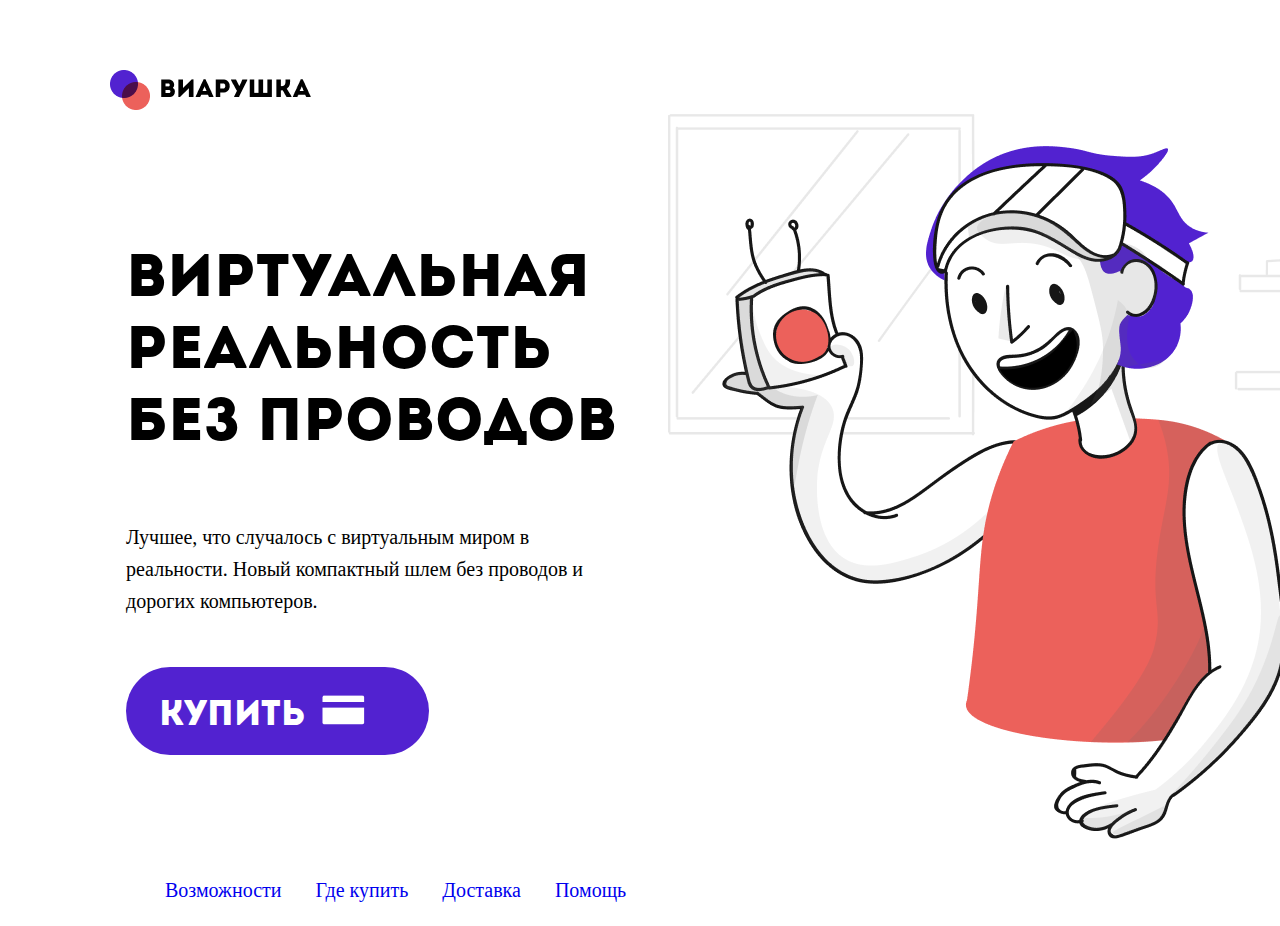
<file: index.html>
<!DOCTYPE html>
<html lang="ru">

<head>
    <meta charset="UTF-8">
    <meta http-equiv="X-UA-Compatible" content="IE=edge">
    <meta name="viewport" content="width=device-width, initial-scale=1.0">
    <title>Виарушка</title>
    <link rel="icon" href="https://cdn-icons-png.flaticon.com/128/6871/6871984.png">
    <link rel="stylesheet" type="text/css" href="assets/styles/normalize.css">
    <link rel="stylesheet" type="text/css" href="assets/styles/style.css">
    <link rel="stylesheet" type="text/css" href="assets/styles/fonts/robotoslab.css">
    <link rel="stylesheet" type="text/css" href="assets/styles/fonts/intro.css">
</head>

<body class="body">
    <div class="all-contant">
        <header class="header">
            <div class="header__logo"> <a href="index.html"><img src="assets/images/logo.png" alt="Логотип"></a> </div>
            <div class="header__button">
                <a class="header__href" href="#">КОРЗИНА<img class="header__icon" src="assets/images/ico.png"
                        alt="Корзина"></a>
            </div>
        </header>

        <main class="main">
            <div class="main__container">
                <div class="main__contant">
                    <h1 class="main__contant-title">Виртуальная реальность без проводов</h1>
                    <p class="main__contant-item">Лучшее, что случалось с виртуальным миром в реальности. Новый
                        компактный шлем без проводов и дорогих компьютеров.</p>
                    <div class="main__contant-button"> <a class="main__contant-href" href="#">КУПИТЬ<img
                                class="main__contant-icon" src="assets/images/ico-card.png" alt="Купить"></a></div>
                </div>
                <div class="main__images"> <img src="assets/images/main-foto.png" alt="Главное фото"></div>
            </div>
        </main>
        <footer>
            <div class="footer">
                <ul class="footer__contant">
                    <li><a class="footer__contant-component1" href="index2.html">Возможности</a></li>
                    <li><a class="footer__contant-component2" href="#">Где купить</a></li>
                    <li><a class="footer__contant-component3" href="#">Доставка</a></li>
                    <li><a class="footer__contant-component4" href="#">Помощь</a></li>
                </ul>
            </div>
        </footer>
    </div>
</body>

</html>
</file>
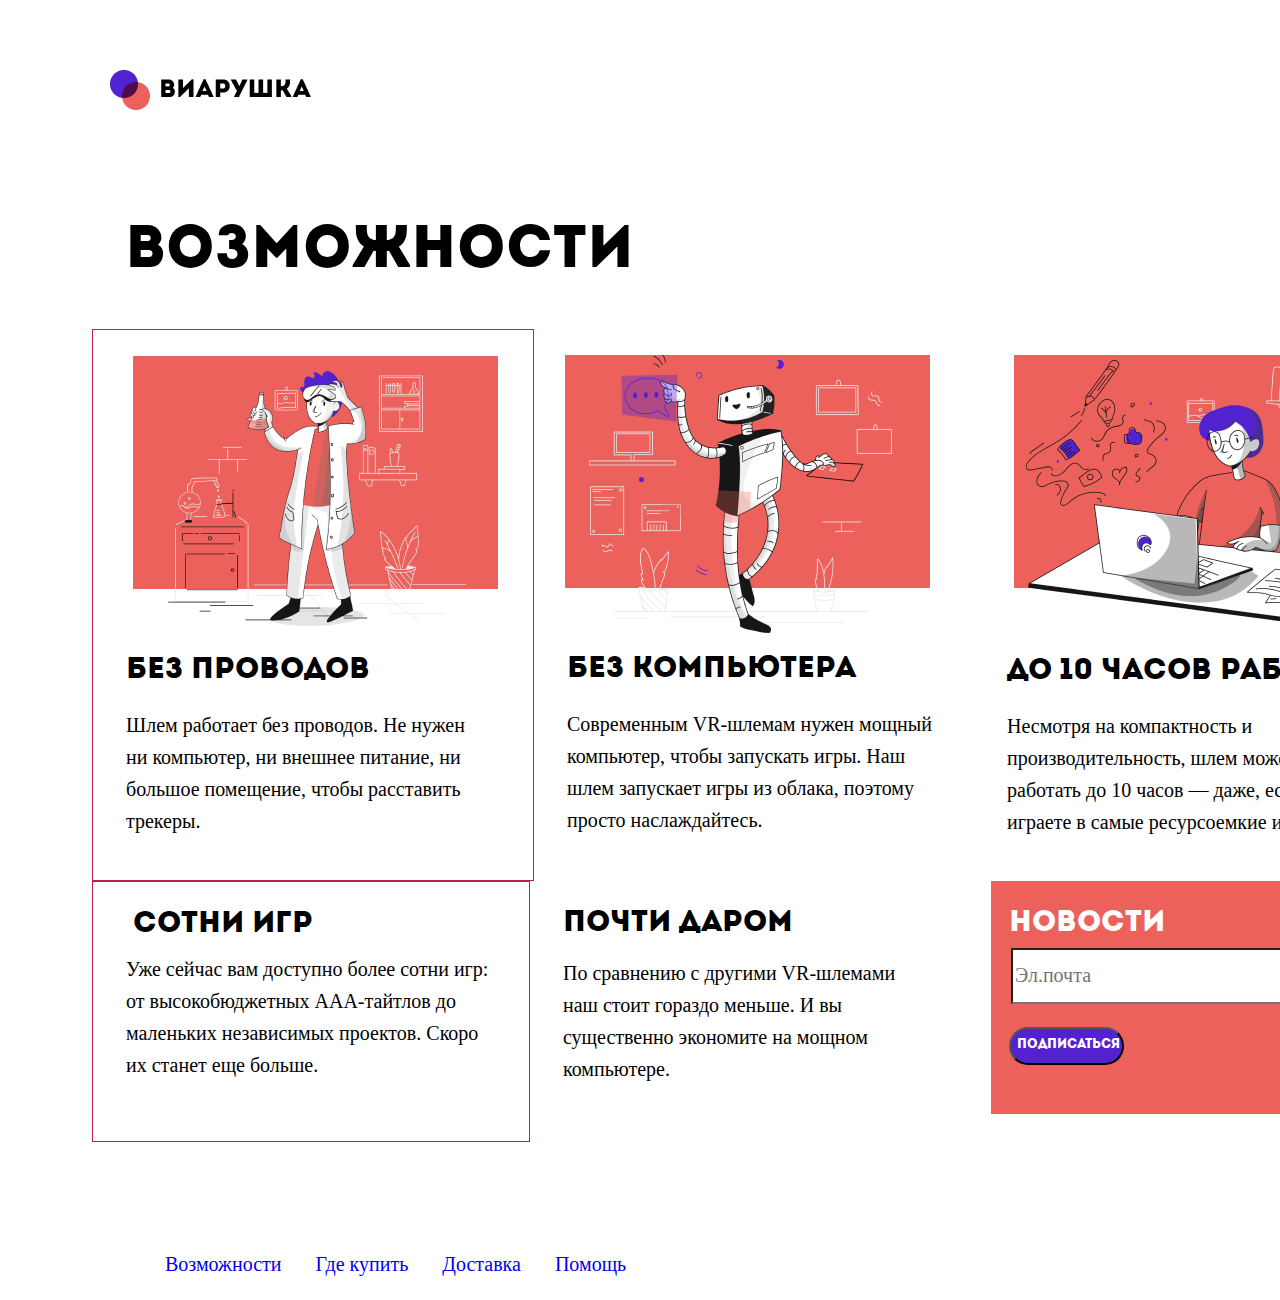
<file: index2.html>
<!DOCTYPE html>
<html lang="ru">

<head>
    <meta charset="UTF-8">
    <meta http-equiv="X-UA-Compatible" content="IE=edge">
    <meta name="viewport" content="width=device-width, initial-scale=1.0">
    <title>Виарушка</title>
    <link rel="icon" href="https://cdn-icons-png.flaticon.com/128/6871/6871984.png">

    <link rel="stylesheet" type="text/css" href="assets/styles/normalize.css">
    <link rel="stylesheet" type="text/css" href="assets/styles/style.css">
    <link rel="stylesheet" type="text/css" href="assets/styles/fonts/robotoslab.css">
    <link rel="stylesheet" type="text/css" href="assets/styles/fonts/intro.css">
</head>

<body class="body">
    <div class="all-contant">
        <header class="header">
            <div class="header__logo"> <a href="index.html"><img src="assets/images/logo.png" alt="Логотип"></a> </div>
            <div class="header__button">
                <a class="header__href" href="#">КОРЗИНА<img class="header__icon" src="assets/images/ico.png"
                        alt="Корзина"></a>
            </div>
        </header>

        <main>
            <h1 class="title">ВОЗМОЖНОСТИ</h1>
            <!--Весь контент-->
            <div class="main_container2">

                <!--Контейнер для 3х верних блоков -->
                <div class="main_component-1">

                    <!--Первый верхний мини-блок-->
                    <div class="mini-container1">
                        <div class="mini-image1"> <img src="assets/images/Illustration_4.png" alt="Ученый"></div>
                        <div class="mini-title1">Без проводов</div>
                        <div class="mini-text1">Шлем работает без проводов. Не нужен ни компьютер, ни внешнее питание,
                            ни большое помещение, чтобы расставить трекеры.</div>
                    </div>
                    <!--Второй верхний мини-блок-->
                    <div class="mini-container2">
                        <div class="mini-image2"> <img src="assets/images/Illustration_2.png" alt="Робот"></div>
                        <div class="mini-title2">Без компьютера</div>
                        <div class="mini-text2">Современным VR-шлемам нужен мощный компьютер, чтобы запускать игры. Наш
                            шлем запускает игры из облака, поэтому просто наслаждайтесь.</div>
                    </div>
                    <!--Третий верхний мини-блок-->
                    <div class="mini-container3">
                        <div class="mini-image3"> <img src="assets/images/Illustration_9.png" alt="Программист"></div>
                        <div class="mini-title3">До 10 часов работы</div>
                        <div class="mini-text3">Несмотря на компактность и производительность, шлем может работать до 10
                            часов — даже, если вы играете в самые ресурсоемкие игры.</div>
                    </div>
                </div>



                <!--Контейнер для 3х нижних блоков -->
                <div class="main_component-2">

                    <!--Четвертый нижний мини-блок-->
                    <div class="mini-container4">
                        <div class="mini-title4">Сотни игр</div>
                        <div class="mini-text4">Уже сейчас вам доступно более сотни игр: от высокобюджетных ААА-тайтлов
                            до маленьких независимых проектов. Скоро их станет еще больше.</div>
                    </div>
                    <!--Пятый нижний мини-блок-->
                    <div class="mini-container5">
                        <div class="mini-title5">Почти даром</div>
                        <div class="mini-text5">По сравнению с другими VR-шлемами наш стоит гораздо меньше. И вы
                            существенно экономите на мощном компьютере.</div>
                    </div>

                    <!--Шестой нижний мини-блок-->
                    <div class="mini-container6">
                        <form class="mini-container6_form">
                            <div class="mini-title6">НОВОСТИ</div>
                            <input type="email" placeholder="Эл.почта" class="email-container">
                            <button type="submit" class="email-container-button">ПОДПИСАТЬСЯ</button>
                        </form>
                    </div>
                </div>

            </div>
    </div>

    </main>
    <footer>
        <div class="footer">
            <ul class="footer__contant">
                <li><a class="footer__contant-component1" href="#">Возможности</a></li>
                <li><a class="footer__contant-component2" href="#">Где купить</a></li>
                <li><a class="footer__contant-component3" href="#">Доставка</a></li>
                <li><a class="footer__contant-component4" href="#">Помощь</a></li>
            </ul>
        </div>
    </footer>
    </div>
</body>

</html>
</file>
<file: assets/styles/style.css>
.header {
    width: 1440px;
    display: inline-flex;
    justify-content: space-between;
    margin-top: 70px;
    padding-left: 110px;
    padding-right: 75px;
}

.header__logo {
    width: 201px;
    height: 40px;
}

.header__button {
    background: #5222D0;
    border-radius: 100px;
    height: 38px;
    width: 115px;
}

.header__href {
    font-family: Intro;
    font-style: normal;
    font-weight: 400;
    font-size: 13px;
    line-height: 13px;
    color: #FFFFFF;
    text-decoration: none;
    padding-bottom: 11px;
    padding-left: 16px;
}

.header__icon {
    padding-left: 5px;

}

.main__container {
    display: inline-flex;
}

.main__images {
    height: 724px;
    width: 1096px;
    left: 657px;
    top: 128.106201171875px;
    border-radius: 0px;
    margin: 0 auto;
}

.main__contant {
    display: flex;
    flex-direction: column;
    padding-left: 126px;
    padding-top: 90px;
}

.main__contant-title {
    height: 216px;
    width: 542px;
    left: 126px;
    top: 206px;
    border-radius: nullpx;
    font-family: Intro;
    font-style: normal;
    font-weight: 400;
    font-size: 60px;
    line-height: 120%;
    color: #000000;
}

.main__contant-item {
    height: 96px;
    width: 487px;
    left: 126px;
    top: 432px;
    border-radius: nullpx;
    font-family: Roboto Slab;
    font-style: normal;
    font-weight: 300;
    font-size: 20px;
    line-height: 160%;
    color: #000000;
}

.main__contant-button {
    background: #5222D0;

    width: 270px;
    border-radius: 100px;
    padding-top: 28px;
    padding-bottom: 21px;
    padding-left: 33px;
    margin-top: 30px;
}

.main__contant-href {
    font-family: Intro;
    font-style: normal;
    font-weight: 400;
    font-size: 35px;
    line-height: 35px;
    color: #FFFFFF;
    text-decoration: none;
}

.main__contant-icon {
    padding-left: 17px;
}

.footer {
    margin-top: 16px;
    margin-left: 125px;
}

.footer__contant {
    display: inline-flex;
    list-style-type: none;
    font-family: Roboto Slab;
    font-style: normal;
    font-weight: 300;
    font-size: 20px;
    line-height: 160%;
    color: #5222D0;
}

.footer__contant-component1,
.footer__contant-component2,
.footer__contant-component3,
.footer__contant-component4 {
    text-decoration: none;
}

.footer__contant-component2,
.footer__contant-component3,
.footer__contant-component4 {
    margin-left: 34px;

}

.footer__contant-component1:hover,
.footer__contant-component2:hover,
.footer__contant-component3:hover,
.footer__contant-component4:hover {
    text-decoration: underline;
}


.title {
    width: 542px;
    height: 72px;
    margin-left: 125px;
    margin-top: 102px;
    font-family: Intro;
    font-style: normal;
    font-weight: 400;
    font-size: 60px;
    line-height: 120%;
    color: #000000;

}

.main_container2 {
    width: 1440px;
    display: flex;
    flex-direction: column;
    margin-top: 14px;
    margin-bottom: 86px;
    margin-left: 92px;
}

.main_component-1,
.main_component-2 {
    display: inline-flex;
    flex-direction: row;
}

.mini-container1,
.mini-container2,
.mini-container3 {
    width: 440px;
    height: 550px;
}

.mini-container1 {
    border: 1px solid #BB2247;
}

.mini-title1,
.mini-title2,
.mini-title3 {
    font-family: Intro;
    font-style: normal;
    font-weight: 400;
    font-size: 30px;
    line-height: 120%;
    color: #000000;
}

.mini-text1,
.mini-text2,
.mini-text3 {
    font-family: Roboto Slab;
    font-style: normal;
    font-weight: 300;
    font-size: 20px;
    line-height: 160%;
    color: #000000;
}

.mini-title1 {
    width: 365px;
    height: 36px;
    padding-right: 42px;
    padding-bottom: 10px;
    padding-left: 33px;
}

.mini-text1 {
    width: 365px;
    height: 160px;
    padding-top: 10px;
    padding-right: 20px;
    padding-bottom: 25px;
    padding-left: 33px;
}

.mini-container4,
.mini-container5,
.mini-container6 {
    width: 436px;
    height: 259px;
}

.mini-container4 {
    border: 1px solid #BB2247;
}

.mini-image1 {
    padding-left: 35px;
    padding-top: 26px;
    padding-left: 40px;
    padding-bottom: 23px;
}

.mini-image2 {
    padding-left: 31px;
    padding-top: 26px;
    padding-right: 40px;
    padding-bottom: 15px;
}

.mini-image3 {
    padding-left: 35px;
    padding-top: 26px;
    padding-left: 40px;
    padding-bottom: 25px;
}

.mini-title2 {
    width: 365px;
    height: 36px;
    padding-right: 42px;
    padding-bottom: 10px;
    padding-left: 33px;
}

.mini-text2 {
    width: 365px;
    height: 160px;
    padding-top: 10px;
    padding-right: 20px;
    padding-bottom: 25px;
    padding-left: 33px;
}

.mini-title3 {
    width: 370px;
    height: 36px;
    padding-bottom: 10px;
    margin-left: 33px;
}

.mini-text3 {
    width: 365px;
    height: 160px;
    padding-top: 10px;
    padding-right: 20px;
    padding-bottom: 25px;
    padding-left: 33px;
}

.mini-title4,
.mini-title5 {
    font-family: Intro;
    font-style: normal;
    font-weight: 400;
    font-size: 30px;
    line-height: 120%;
    color: #000000;
}

.mini-text4,
.mini-text5 {
    font-family: Roboto Slab;
    font-style: normal;
    font-weight: 300;
    font-size: 20px;
    line-height: 160%;
    color: #000000;
}

.mini-title4 {
    width: 365px;
    height: 36px;
    padding-top: 25px;
    padding-left: 40px;
    margin-bottom: 10px;
}

.mini-text4 {
    width: 365px;
    height: 160px;
    margin-top: 5px;
    padding-right: 20px;
    padding-bottom: 25px;
    padding-left: 33px;
}

.mini-title5 {
    width: 370px;
    height: 36px;
    padding-top: 25px;
    padding-bottom: 10px;
    margin-left: 33px;
}

.mini-text5 {
    width: 365px;
    height: 128px;
    margin-top: 5px;
    padding-right: 20px;
    padding-bottom: 25px;
    padding-left: 33px;
}

.mini-container6 {
    padding-left: 25px;
}

.mini-container6_form {
    width: 365px;
    height: 233px;
    display: flex;
    flex-direction: column;
    background-color: #EC615B;

}

.mini-title6 {
    padding-left: 18px;
    padding-top: 25px;
    padding-right: 22px;
    font-family: Intro;
    font-style: normal;
    font-weight: 400;
    font-size: 30px;
    line-height: 120%;
    color: #FFFFFF;
}

.email-container {
    width: 323px;
    height: 50px;
    margin-left: 20px;
    margin-top: 6px;
    margin-right: 22px;
    background: #FFFFFF;
    font-family: Roboto Slab;
    font-style: normal;
    font-weight: 300;
    font-size: 20px;
}

.email-container-button {
    height: 38px;
    width: 135px;
    margin-left: 18px;
    margin-top: 23px;
    border-radius: 100px;
    background: #5222D0;
    border-radius: 100px;
    height: 38px;
    width: 115px;
    font-family: Intro;
    font-style: normal;
    font-weight: 400;
    font-size: 13px;
    color: #FFFFFF;

}
</file>
<file: assets/styles/fonts/robotoslab.css>
@font-face {
	font-family: 'Roboto Slab';
	src: url('RobotoSlab-Regular.woff2') format('woff2') url('RobotoSlab-Regular.woff') format('woff');
	font-weight: 1;
	font-style: normal;
}
@font-face {
	font-family: 'Roboto Slab';
	src: url('RobotoSlab-Thin.woff2') format('woff2') url('RobotoSlab-Thin.woff') format('woff');
	font-weight: 100;
	font-style: normal;
}
@font-face {
	font-family: 'Roboto Slab';
	src: url('RobotoSlab-ExtraLight.woff2') format('woff2') url('RobotoSlab-ExtraLight.woff') format('woff');
	font-weight: 200;
	font-style: normal;
}
@font-face {
	font-family: 'Roboto Slab';
	src: url('RobotoSlab-Light.woff2') format('woff2') url('RobotoSlab-Light.woff') format('woff');
	font-weight: 300;
	font-style: normal;
}
@font-face {
	font-family: 'Roboto Slab';
	src: url('RobotoSlab-Regular.woff2') format('woff2') url('RobotoSlab-Regular.woff') format('woff');
	font-weight: 400;
	font-style: normal;
}
@font-face {
	font-family: 'Roboto Slab';
	src: url('RobotoSlab-Medium.woff2') format('woff2') url('RobotoSlab-Medium.woff') format('woff');
	font-weight: 500;
	font-style: normal;
}
@font-face {
	font-family: 'Roboto Slab';
	src: url('RobotoSlab-SemiBold.woff2') format('woff2') url('RobotoSlab-SemiBold.woff') format('woff');
	font-weight: 600;
	font-style: normal;
}
@font-face {
	font-family: 'Roboto Slab';
	src: url('RobotoSlab-Bold.woff2') format('woff2') url('RobotoSlab-Bold.woff') format('woff');
	font-weight: 700;
	font-style: normal;
}
@font-face {
	font-family: 'Roboto Slab';
	src: url('RobotoSlab-ExtraBold.woff2') format('woff2') url('RobotoSlab-ExtraBold.woff') format('woff');
	font-weight: 800;
	font-style: normal;
}
@font-face {
	font-family: 'Roboto Slab';
	src: url('RobotoSlab-Black.woff2') format('woff2') url('RobotoSlab-Black.woff') format('woff');
	font-weight: 900;
	font-style: normal;
}
</file>
<file: assets/styles/fonts/intro.css>
@font-face {
    font-family: 'Intro';
    src: local('Intro'), url('intro.woff2') format('woff2'), url('intro.woff') format('woff'), url('intro.ttf') format('truetype');
    font-weight: 400;
    font-style: normal;
}
</file>
